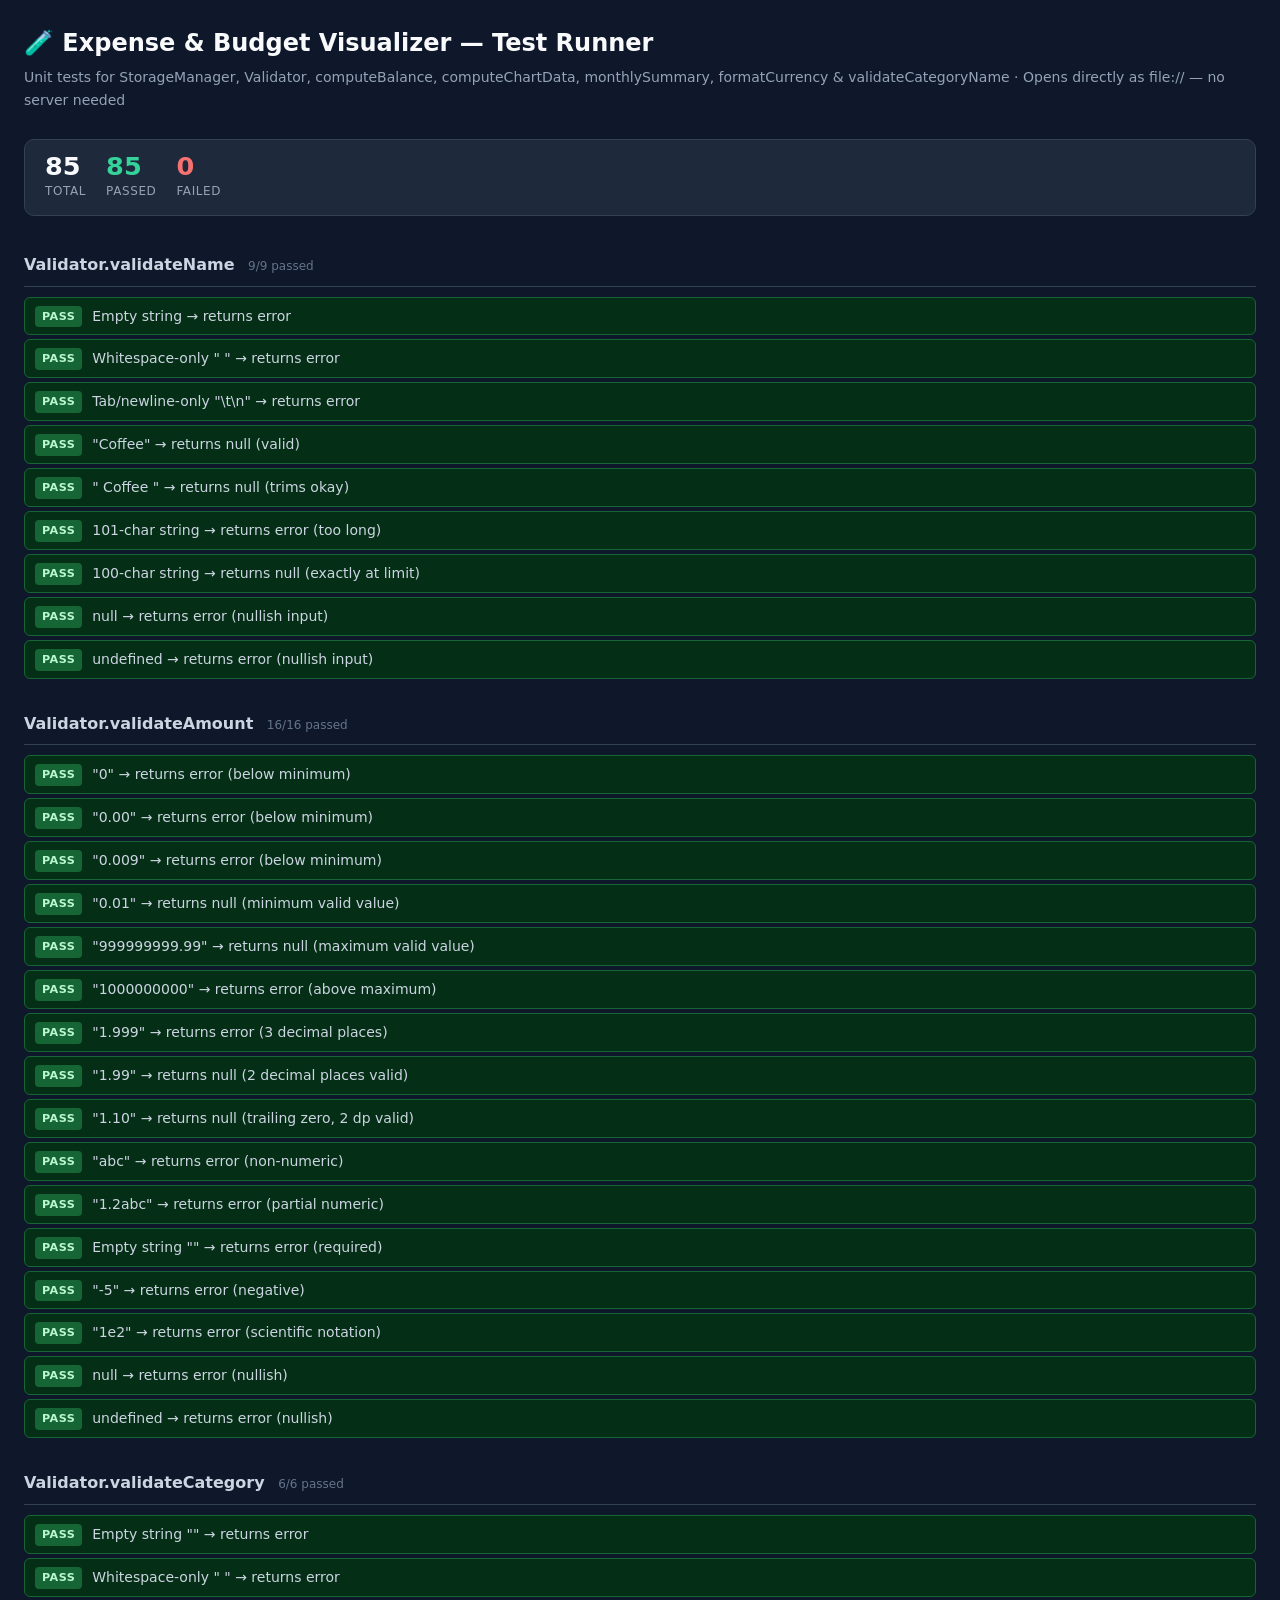
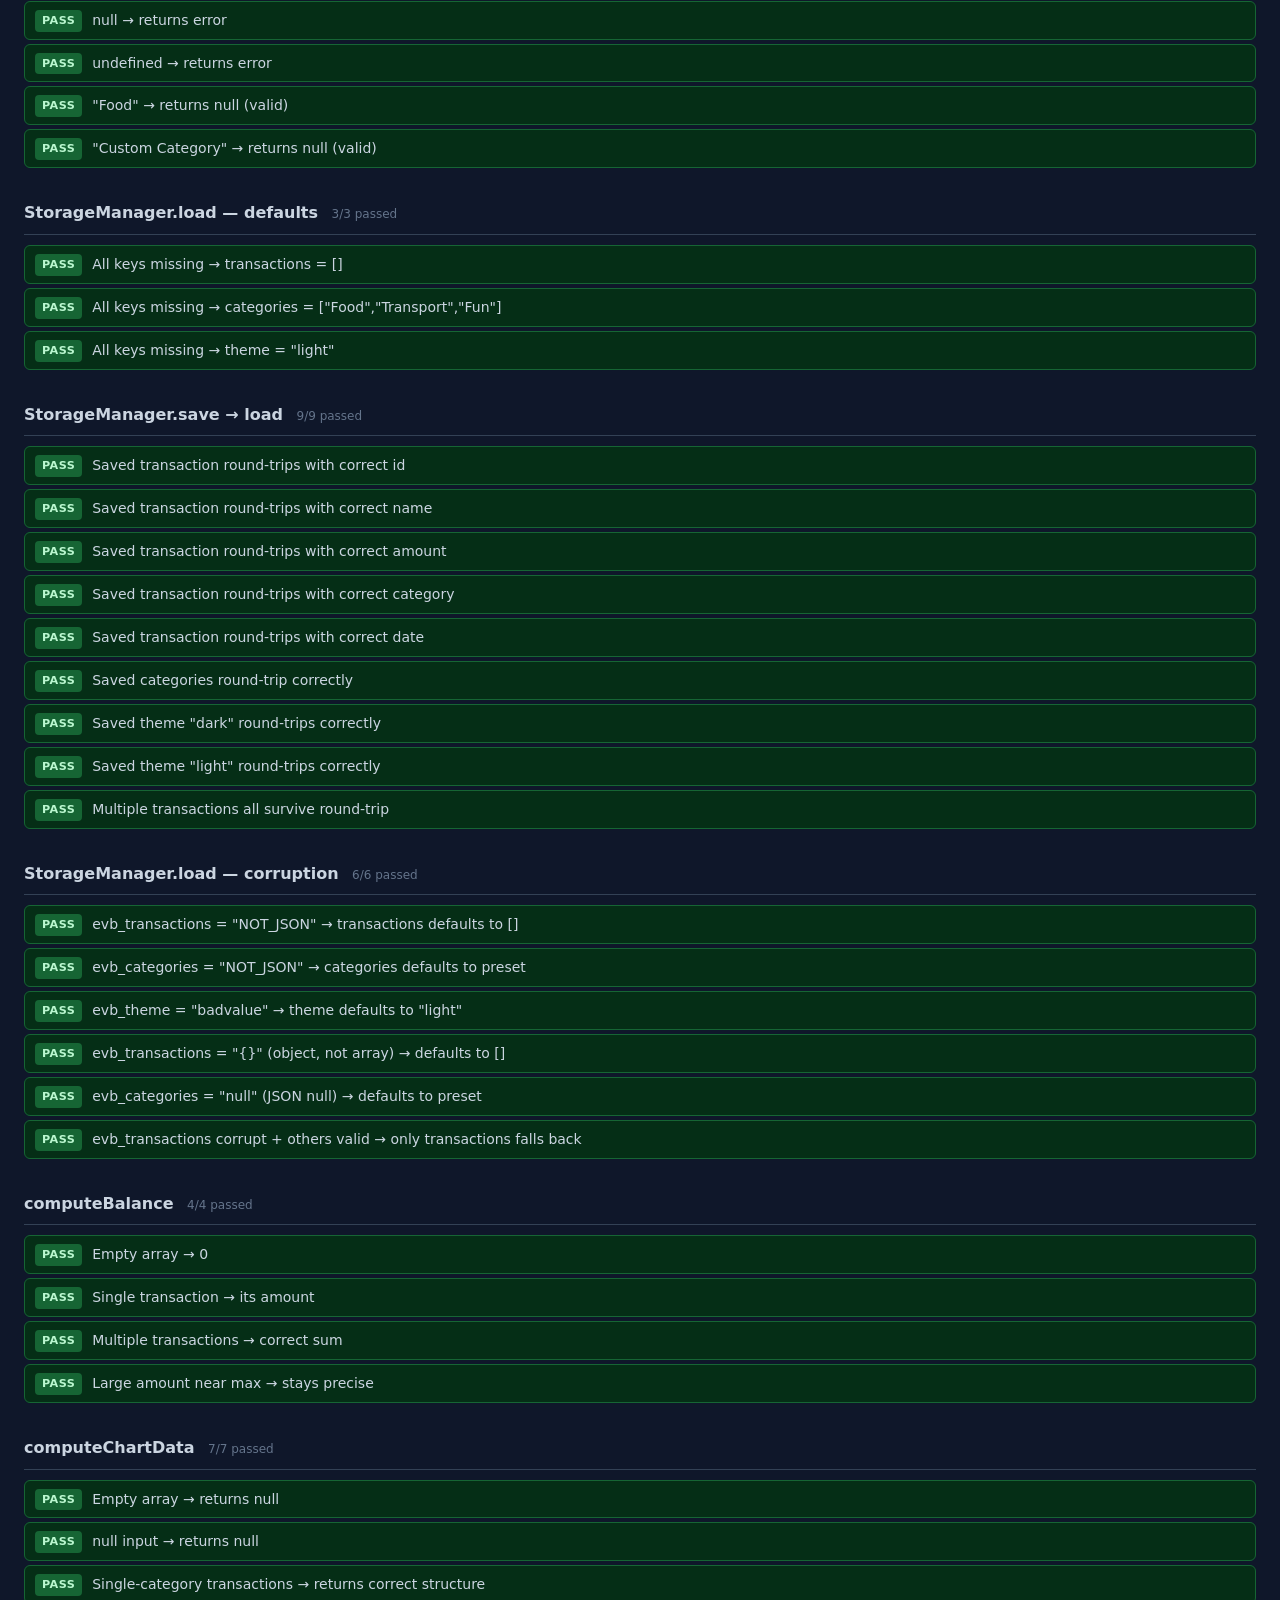
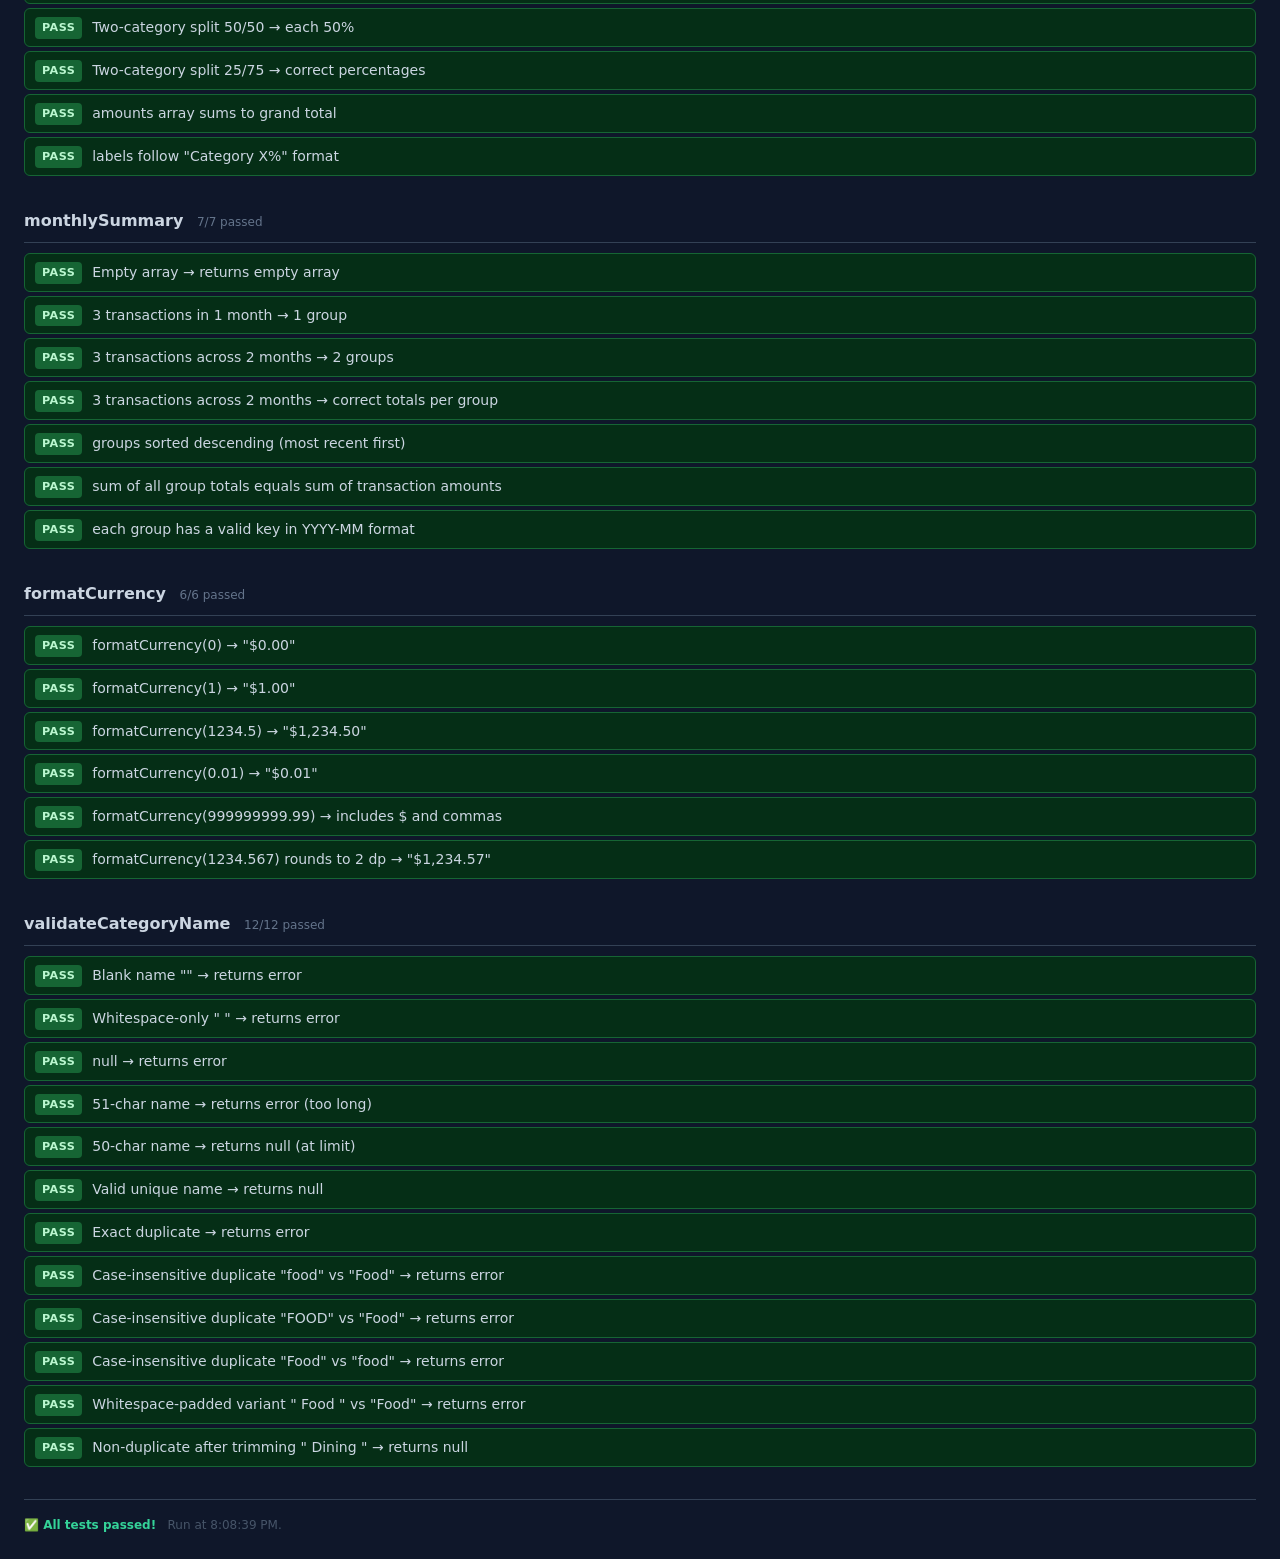
<file: tests/test-runner.html>
<!DOCTYPE html>
<html lang="en">
<head>
  <meta charset="UTF-8">
  <meta name="viewport" content="width=device-width, initial-scale=1.0">
  <title>Expense & Budget Visualizer — Test Runner</title>
  <style>
    *, *::before, *::after { box-sizing: border-box; margin: 0; padding: 0; }

    body {
      font-family: system-ui, -apple-system, sans-serif;
      font-size: 15px;
      background: #0f172a;
      color: #e2e8f0;
      padding: 24px;
      line-height: 1.6;
    }

    h1 { font-size: 1.5rem; color: #f8fafc; margin-bottom: 4px; }
    .subtitle { color: #94a3b8; font-size: 0.875rem; margin-bottom: 28px; }

    .summary-bar {
      display: flex;
      gap: 20px;
      margin-bottom: 28px;
      padding: 14px 20px;
      background: #1e293b;
      border-radius: 10px;
      border: 1px solid #334155;
      font-size: 0.95rem;
    }
    .summary-bar .stat { display: flex; flex-direction: column; gap: 2px; }
    .summary-bar .stat-value { font-size: 1.6rem; font-weight: 700; line-height: 1; }
    .summary-bar .stat-label { font-size: 0.75rem; color: #94a3b8; text-transform: uppercase; letter-spacing: .05em; }
    .total-val  { color: #f8fafc; }
    .pass-val   { color: #34d399; }
    .fail-val   { color: #f87171; }

    .suite {
      margin-bottom: 24px;
    }
    .suite-title {
      font-size: 1rem;
      font-weight: 600;
      color: #cbd5e1;
      padding: 8px 0 8px 0;
      border-bottom: 1px solid #334155;
      margin-bottom: 10px;
    }
    .suite-title span {
      font-size: 0.75rem;
      font-weight: 400;
      color: #64748b;
      margin-left: 8px;
    }

    .test {
      display: flex;
      align-items: flex-start;
      gap: 10px;
      padding: 7px 10px;
      border-radius: 6px;
      margin-bottom: 4px;
      font-size: 0.875rem;
    }
    .test.pass { background: #052e16; border: 1px solid #166534; }
    .test.fail { background: #2d0909; border: 1px solid #991b1b; }
    .badge {
      flex-shrink: 0;
      font-size: 0.7rem;
      font-weight: 700;
      padding: 2px 7px;
      border-radius: 4px;
      letter-spacing: .04em;
      margin-top: 1px;
    }
    .badge.pass { background: #166534; color: #bbf7d0; }
    .badge.fail { background: #991b1b; color: #fecaca; }
    .test-label { flex: 1; color: #cbd5e1; }
    .test-label code {
      font-family: 'Cascadia Code', 'Fira Code', monospace;
      background: #1e293b;
      padding: 1px 5px;
      border-radius: 3px;
      font-size: 0.82rem;
    }
    .test-detail {
      flex: 1;
      font-size: 0.8rem;
      color: #f87171;
      margin-top: 2px;
    }

    .error-block {
      margin-top: 4px;
      padding: 6px 10px;
      background: #1c0a0a;
      border-left: 3px solid #f87171;
      border-radius: 0 4px 4px 0;
      font-family: monospace;
      font-size: 0.8rem;
      color: #fca5a5;
      white-space: pre-wrap;
      word-break: break-all;
    }

    footer {
      margin-top: 32px;
      padding-top: 16px;
      border-top: 1px solid #334155;
      font-size: 0.75rem;
      color: #475569;
    }
  </style>
</head>
<body>

<h1>🧪 Expense &amp; Budget Visualizer — Test Runner</h1>
<p class="subtitle">Unit tests for StorageManager, Validator, computeBalance, computeChartData, monthlySummary, formatCurrency &amp; validateCategoryName · Opens directly as file:// — no server needed</p>

<div class="summary-bar">
  <div class="stat">
    <span class="stat-value total-val" id="stat-total">—</span>
    <span class="stat-label">Total</span>
  </div>
  <div class="stat">
    <span class="stat-value pass-val" id="stat-pass">—</span>
    <span class="stat-label">Passed</span>
  </div>
  <div class="stat">
    <span class="stat-value fail-val" id="stat-fail">—</span>
    <span class="stat-label">Failed</span>
  </div>
</div>

<div id="output"></div>

<footer id="footer"></footer>

<script>
/* =====================================================================
   INLINE PURE-LOGIC COPY
   The functions below are copied verbatim from js/app.js so this file
   works standalone without any script-src loading.  When app.js changes,
   keep this section in sync.
   ===================================================================== */

// ── Key constants ──────────────────────────────────────────────────────
const KEYS = {
  TRANSACTIONS: 'evb_transactions',
  CATEGORIES:   'evb_categories',
  THEME:        'evb_theme',
};

// ── Safe defaults ──────────────────────────────────────────────────────
const DEFAULTS = {
  transactions: [],
  categories:   ['Food', 'Transport', 'Fun'],
  theme:        'light',
};

// ── StorageManager ─────────────────────────────────────────────────────
const StorageManager = {
  load() {
    let transactions = DEFAULTS.transactions;
    try {
      const raw = localStorage.getItem(KEYS.TRANSACTIONS);
      if (raw !== null) {
        const parsed = JSON.parse(raw);
        transactions = Array.isArray(parsed) ? parsed : DEFAULTS.transactions;
      }
    } catch (e) {
      console.warn('[StorageManager] Failed to parse transactions; using default.', e);
      transactions = DEFAULTS.transactions;
    }

    let categories = DEFAULTS.categories;
    try {
      const raw = localStorage.getItem(KEYS.CATEGORIES);
      if (raw !== null) {
        const parsed = JSON.parse(raw);
        categories = Array.isArray(parsed) ? parsed : DEFAULTS.categories;
      }
    } catch (e) {
      console.warn('[StorageManager] Failed to parse categories; using default.', e);
      categories = DEFAULTS.categories;
    }

    let theme = DEFAULTS.theme;
    try {
      const raw = localStorage.getItem(KEYS.THEME);
      if (raw === 'light' || raw === 'dark') {
        theme = raw;
      }
    } catch (e) {
      console.warn('[StorageManager] Failed to read theme; using default.', e);
      theme = DEFAULTS.theme;
    }

    return { transactions, categories, theme };
  },

  save(state) {
    const trySet = (key, value) => {
      try {
        localStorage.setItem(key, value);
      } catch (e) {
        if (
          e instanceof DOMException &&
          (e.name === 'QuotaExceededError' ||
           e.name === 'NS_ERROR_DOM_QUOTA_REACHED' ||
           e.code === 22)
        ) {
          console.warn(
            `[StorageManager] localStorage quota exceeded while saving key "${key}".`, e
          );
        } else {
          throw e;
        }
      }
    };

    trySet(KEYS.TRANSACTIONS, JSON.stringify(state.transactions));
    trySet(KEYS.CATEGORIES,   JSON.stringify(state.categories));
    trySet(KEYS.THEME, state.theme);
  },
};

// ── Validator ──────────────────────────────────────────────────────────
const Validator = {
  validateName(value) {
    const trimmed = (value ?? '').trim();
    if (trimmed.length === 0) {
      return 'Item name is required.';
    }
    if (trimmed.length > 100) {
      return 'Item name must be 100 characters or fewer.';
    }
    return null;
  },

  validateAmount(value) {
    const str = String(value ?? '').trim();
    if (str === '') {
      return 'Amount is required.';
    }
    const num = parseFloat(str);
    if (!isFinite(num) || String(num) !== str && !/^-?\d+(\.\d+)?$/.test(str)) {
      return 'Amount must be a valid number between 0.01 and 999,999,999.99 with up to two decimal places.';
    }
    if (num < 0.01 || num > 999999999.99) {
      return 'Amount must be between 0.01 and 999,999,999.99.';
    }
    const decimalIndex = str.indexOf('.');
    if (decimalIndex !== -1 && str.length - decimalIndex - 1 > 2) {
      return 'Amount must have at most two decimal places.';
    }
    return null;
  },

  validateCategory(value) {
    if (value === null || value === undefined || String(value).trim() === '') {
      return 'Please select a category.';
    }
    return null;
  },
};

// ── computeBalance ─────────────────────────────────────────────────────
function computeBalance(transactions) {
  return transactions.reduce((sum, t) => sum + t.amount, 0);
}

// ── computeChartData ───────────────────────────────────────────────────
function computeChartData(transactions) {
  if (!transactions || transactions.length === 0) return null;

  const totals = {};
  transactions.forEach(t => {
    totals[t.category] = (totals[t.category] || 0) + t.amount;
  });

  const categories = Object.keys(totals).filter(cat => totals[cat] > 0);
  if (categories.length === 0) return null;

  const grandTotal = categories.reduce((sum, cat) => sum + totals[cat], 0);
  const percentages = categories.map(cat =>
    parseFloat((totals[cat] / grandTotal * 100).toFixed(1))
  );
  const labels = categories.map((cat, i) => `${cat} ${percentages[i]}%`);

  return {
    labels,
    percentages,
    amounts: categories.map(cat => totals[cat]),
  };
}

// ── monthlySummary ─────────────────────────────────────────────────────
function monthlySummary(transactions) {
  const groups = {};
  transactions.forEach(t => {
    const date = new Date(t.date);
    const key = `${date.getFullYear()}-${String(date.getMonth() + 1).padStart(2, '0')}`;
    if (!groups[key]) {
      groups[key] = { key, year: String(date.getFullYear()), monthIndex: date.getMonth(), total: 0, count: 0 };
    }
    groups[key].total += t.amount;
    groups[key].count += 1;
  });

  return Object.values(groups)
    .sort((a, b) => b.key.localeCompare(a.key));
}

// ── formatCurrency ─────────────────────────────────────────────────────
function formatCurrency(amount) {
  return amount.toLocaleString('en-US', { style: 'currency', currency: 'USD' });
}

// ── validateCategoryName ───────────────────────────────────────────────
function validateCategoryName(value, existingCategories) {
  const trimmed = (value ?? '').trim();
  if (trimmed.length === 0) {
    return 'Category name cannot be blank.';
  }
  if (trimmed.length > 50) {
    return 'Category name must be 50 characters or fewer.';
  }
  const isDuplicate = existingCategories.some(
    c => c.trim().toLowerCase() === trimmed.toLowerCase()
  );
  if (isDuplicate) {
    return 'That category already exists.';
  }
  return null;
}

/* =====================================================================
   TEST HARNESS
   ===================================================================== */

const results = [];   // { suite, label, pass, error }

/** Register and immediately run one test. */
function test(suite, label, fn) {
  try {
    fn();
    results.push({ suite, label, pass: true, error: null });
  } catch (err) {
    results.push({ suite, label, pass: false, error: String(err) });
  }
}

/** Simple equality assertion. */
function assertEqual(actual, expected, msg) {
  if (actual !== expected) {
    throw new Error(
      (msg ? msg + '\n' : '') +
      `  Expected: ${JSON.stringify(expected)}\n` +
      `  Actual:   ${JSON.stringify(actual)}`
    );
  }
}

/** Assert value is null. */
function assertNull(actual, msg) {
  if (actual !== null) {
    throw new Error((msg ? msg + '\n' : '') + `  Expected null but got: ${JSON.stringify(actual)}`);
  }
}

/** Assert value is not null. */
function assertNotNull(actual, msg) {
  if (actual === null || actual === undefined) {
    throw new Error((msg ? msg + '\n' : '') + '  Expected a non-null value but got null/undefined');
  }
}

/** Assert value is a non-empty string (i.e. an error message). */
function assertError(actual, msg) {
  if (typeof actual !== 'string' || actual.length === 0) {
    throw new Error(
      (msg ? msg + '\n' : '') +
      `  Expected a non-empty error string but got: ${JSON.stringify(actual)}`
    );
  }
}

/** Deep-equal for plain objects/arrays (simple JSON-based). */
function assertDeepEqual(actual, expected, msg) {
  const a = JSON.stringify(actual);
  const e = JSON.stringify(expected);
  if (a !== e) {
    throw new Error(
      (msg ? msg + '\n' : '') +
      `  Expected: ${e}\n` +
      `  Actual:   ${a}`
    );
  }
}

/* =====================================================================
   HELPER — wipe only EVB keys from localStorage between storage tests
   ===================================================================== */
function clearEvbStorage() {
  localStorage.removeItem(KEYS.TRANSACTIONS);
  localStorage.removeItem(KEYS.CATEGORIES);
  localStorage.removeItem(KEYS.THEME);
}

/* =====================================================================
   SUITE 1 — Validator.validateName
   ===================================================================== */

test('Validator.validateName', 'Empty string → returns error', () => {
  assertError(Validator.validateName(''), 'Empty string must be rejected');
});

test('Validator.validateName', 'Whitespace-only "   " → returns error', () => {
  assertError(Validator.validateName('   '), 'Whitespace-only must be rejected');
});

test('Validator.validateName', 'Tab/newline-only "\\t\\n" → returns error', () => {
  assertError(Validator.validateName('\t\n'), 'Tab+newline only must be rejected');
});

test('Validator.validateName', '"Coffee" → returns null (valid)', () => {
  assertNull(Validator.validateName('Coffee'), '"Coffee" is a valid name');
});

test('Validator.validateName', '"  Coffee  " → returns null (trims okay)', () => {
  assertNull(Validator.validateName('  Coffee  '), 'Names with surrounding spaces are trimmed and valid');
});

test('Validator.validateName', '101-char string → returns error (too long)', () => {
  assertError(Validator.validateName('a'.repeat(101)), 'Names over 100 chars must be rejected');
});

test('Validator.validateName', '100-char string → returns null (exactly at limit)', () => {
  assertNull(Validator.validateName('a'.repeat(100)), 'Exactly 100 chars is valid');
});

test('Validator.validateName', 'null → returns error (nullish input)', () => {
  assertError(Validator.validateName(null), 'null input must be rejected');
});

test('Validator.validateName', 'undefined → returns error (nullish input)', () => {
  assertError(Validator.validateName(undefined), 'undefined input must be rejected');
});

/* =====================================================================
   SUITE 2 — Validator.validateAmount
   ===================================================================== */

test('Validator.validateAmount', '"0" → returns error (below minimum)', () => {
  assertError(Validator.validateAmount('0'), '"0" is below minimum 0.01');
});

test('Validator.validateAmount', '"0.00" → returns error (below minimum)', () => {
  assertError(Validator.validateAmount('0.00'), '"0.00" is below minimum 0.01');
});

test('Validator.validateAmount', '"0.009" → returns error (below minimum)', () => {
  assertError(Validator.validateAmount('0.009'), '"0.009" should be caught by either range or dp check');
});

test('Validator.validateAmount', '"0.01" → returns null (minimum valid value)', () => {
  assertNull(Validator.validateAmount('0.01'), '"0.01" is the minimum valid amount');
});

test('Validator.validateAmount', '"999999999.99" → returns null (maximum valid value)', () => {
  assertNull(Validator.validateAmount('999999999.99'), '"999999999.99" is the maximum valid amount');
});

test('Validator.validateAmount', '"1000000000" → returns error (above maximum)', () => {
  assertError(Validator.validateAmount('1000000000'), 'Value above max must be rejected');
});

test('Validator.validateAmount', '"1.999" → returns error (3 decimal places)', () => {
  assertError(Validator.validateAmount('1.999'), '3 decimal places must be rejected');
});

test('Validator.validateAmount', '"1.99" → returns null (2 decimal places valid)', () => {
  assertNull(Validator.validateAmount('1.99'), '2 decimal places is valid');
});

test('Validator.validateAmount', '"1.10" → returns null (trailing zero, 2 dp valid)', () => {
  assertNull(Validator.validateAmount('1.10'), 'Trailing zero within 2 dp is valid');
});

test('Validator.validateAmount', '"abc" → returns error (non-numeric)', () => {
  assertError(Validator.validateAmount('abc'), 'Non-numeric string must be rejected');
});

test('Validator.validateAmount', '"1.2abc" → returns error (partial numeric)', () => {
  assertError(Validator.validateAmount('1.2abc'), 'Partially numeric string must be rejected');
});

test('Validator.validateAmount', 'Empty string "" → returns error (required)', () => {
  assertError(Validator.validateAmount(''), 'Empty amount must be rejected');
});

test('Validator.validateAmount', '"-5" → returns error (negative)', () => {
  assertError(Validator.validateAmount('-5'), 'Negative amount must be rejected');
});

test('Validator.validateAmount', '"1e2" → returns error (scientific notation)', () => {
  assertError(Validator.validateAmount('1e2'), 'Scientific notation must be rejected (not a plain decimal)');
});

test('Validator.validateAmount', 'null → returns error (nullish)', () => {
  assertError(Validator.validateAmount(null), 'null must be rejected');
});

test('Validator.validateAmount', 'undefined → returns error (nullish)', () => {
  assertError(Validator.validateAmount(undefined), 'undefined must be rejected');
});

/* =====================================================================
   SUITE 3 — Validator.validateCategory
   ===================================================================== */

test('Validator.validateCategory', 'Empty string "" → returns error', () => {
  assertError(Validator.validateCategory(''), 'Empty category must be rejected');
});

test('Validator.validateCategory', 'Whitespace-only "  " → returns error', () => {
  assertError(Validator.validateCategory('  '), 'Whitespace-only category must be rejected');
});

test('Validator.validateCategory', 'null → returns error', () => {
  assertError(Validator.validateCategory(null), 'null category must be rejected');
});

test('Validator.validateCategory', 'undefined → returns error', () => {
  assertError(Validator.validateCategory(undefined), 'undefined category must be rejected');
});

test('Validator.validateCategory', '"Food" → returns null (valid)', () => {
  assertNull(Validator.validateCategory('Food'), '"Food" is a valid category selection');
});

test('Validator.validateCategory', '"Custom Category" → returns null (valid)', () => {
  assertNull(Validator.validateCategory('Custom Category'), 'Any non-empty string is a valid category');
});

/* =====================================================================
   SUITE 4 — StorageManager.load() — defaults when nothing stored
   ===================================================================== */

test('StorageManager.load — defaults', 'All keys missing → transactions = []', () => {
  clearEvbStorage();
  const result = StorageManager.load();
  assertDeepEqual(result.transactions, [], 'Should default to empty transactions array');
});

test('StorageManager.load — defaults', 'All keys missing → categories = ["Food","Transport","Fun"]', () => {
  clearEvbStorage();
  const result = StorageManager.load();
  assertDeepEqual(result.categories, ['Food', 'Transport', 'Fun'], 'Should default to the 3 preset categories');
});

test('StorageManager.load — defaults', 'All keys missing → theme = "light"', () => {
  clearEvbStorage();
  const result = StorageManager.load();
  assertEqual(result.theme, 'light', 'Should default to light theme');
});

/* =====================================================================
   SUITE 5 — StorageManager.save() then load() — round-trip
   ===================================================================== */

test('StorageManager.save → load', 'Saved transaction round-trips with correct id', () => {
  clearEvbStorage();
  const tx = { id: 'abc-123', name: 'Test Item', amount: 5.00, category: 'Food', date: '2024-01-01T00:00:00Z' };
  StorageManager.save({ transactions: [tx], categories: ['Food'], theme: 'dark' });
  const result = StorageManager.load();
  assertEqual(result.transactions.length, 1, 'Should load exactly 1 transaction');
  assertEqual(result.transactions[0].id, 'abc-123', 'Transaction id must survive round-trip');
});

test('StorageManager.save → load', 'Saved transaction round-trips with correct name', () => {
  clearEvbStorage();
  const tx = { id: 'abc-123', name: 'Test Item', amount: 5.00, category: 'Food', date: '2024-01-01T00:00:00Z' };
  StorageManager.save({ transactions: [tx], categories: ['Food'], theme: 'dark' });
  const result = StorageManager.load();
  assertEqual(result.transactions[0].name, 'Test Item', 'Transaction name must survive round-trip');
});

test('StorageManager.save → load', 'Saved transaction round-trips with correct amount', () => {
  clearEvbStorage();
  const tx = { id: 'abc-123', name: 'Test Item', amount: 5.00, category: 'Food', date: '2024-01-01T00:00:00Z' };
  StorageManager.save({ transactions: [tx], categories: ['Food'], theme: 'dark' });
  const result = StorageManager.load();
  assertEqual(result.transactions[0].amount, 5.00, 'Transaction amount must survive round-trip');
});

test('StorageManager.save → load', 'Saved transaction round-trips with correct category', () => {
  clearEvbStorage();
  const tx = { id: 'abc-123', name: 'Test Item', amount: 5.00, category: 'Food', date: '2024-01-01T00:00:00Z' };
  StorageManager.save({ transactions: [tx], categories: ['Food'], theme: 'dark' });
  const result = StorageManager.load();
  assertEqual(result.transactions[0].category, 'Food', 'Transaction category must survive round-trip');
});

test('StorageManager.save → load', 'Saved transaction round-trips with correct date', () => {
  clearEvbStorage();
  const tx = { id: 'abc-123', name: 'Test Item', amount: 5.00, category: 'Food', date: '2024-01-01T00:00:00Z' };
  StorageManager.save({ transactions: [tx], categories: ['Food'], theme: 'dark' });
  const result = StorageManager.load();
  assertEqual(result.transactions[0].date, '2024-01-01T00:00:00Z', 'Transaction date must survive round-trip');
});

test('StorageManager.save → load', 'Saved categories round-trip correctly', () => {
  clearEvbStorage();
  StorageManager.save({ transactions: [], categories: ['Food', 'Custom'], theme: 'light' });
  const result = StorageManager.load();
  assertDeepEqual(result.categories, ['Food', 'Custom'], 'Categories must survive round-trip');
});

test('StorageManager.save → load', 'Saved theme "dark" round-trips correctly', () => {
  clearEvbStorage();
  StorageManager.save({ transactions: [], categories: ['Food'], theme: 'dark' });
  const result = StorageManager.load();
  assertEqual(result.theme, 'dark', 'Theme "dark" must survive round-trip');
});

test('StorageManager.save → load', 'Saved theme "light" round-trips correctly', () => {
  clearEvbStorage();
  StorageManager.save({ transactions: [], categories: ['Food'], theme: 'light' });
  const result = StorageManager.load();
  assertEqual(result.theme, 'light', 'Theme "light" must survive round-trip');
});

test('StorageManager.save → load', 'Multiple transactions all survive round-trip', () => {
  clearEvbStorage();
  const txs = [
    { id: '1', name: 'Coffee', amount: 3.50, category: 'Food', date: '2024-06-01T08:00:00Z' },
    { id: '2', name: 'Bus',    amount: 1.25, category: 'Transport', date: '2024-06-02T09:00:00Z' },
    { id: '3', name: 'Movie',  amount: 12.00, category: 'Fun', date: '2024-06-03T18:00:00Z' },
  ];
  StorageManager.save({ transactions: txs, categories: ['Food', 'Transport', 'Fun'], theme: 'light' });
  const result = StorageManager.load();
  assertEqual(result.transactions.length, 3, 'All 3 transactions must be loaded');
  assertEqual(result.transactions[1].name, 'Bus', 'Second transaction name must match');
  assertEqual(result.transactions[2].amount, 12.00, 'Third transaction amount must match');
});

/* =====================================================================
   SUITE 6 — StorageManager.load() — corruption fallback
   ===================================================================== */

test('StorageManager.load — corruption', 'evb_transactions = "NOT_JSON" → transactions defaults to []', () => {
  clearEvbStorage();
  localStorage.setItem(KEYS.TRANSACTIONS, 'NOT_JSON');
  const result = StorageManager.load();
  assertDeepEqual(result.transactions, [], 'Corrupt transactions must fall back to []');
});

test('StorageManager.load — corruption', 'evb_categories = "NOT_JSON" → categories defaults to preset', () => {
  clearEvbStorage();
  localStorage.setItem(KEYS.CATEGORIES, 'NOT_JSON');
  const result = StorageManager.load();
  assertDeepEqual(result.categories, ['Food', 'Transport', 'Fun'], 'Corrupt categories must fall back to defaults');
});

test('StorageManager.load — corruption', 'evb_theme = "badvalue" → theme defaults to "light"', () => {
  clearEvbStorage();
  localStorage.setItem(KEYS.THEME, 'badvalue');
  const result = StorageManager.load();
  assertEqual(result.theme, 'light', 'Unrecognised theme must fall back to "light"');
});

test('StorageManager.load — corruption', 'evb_transactions = "{}" (object, not array) → defaults to []', () => {
  clearEvbStorage();
  localStorage.setItem(KEYS.TRANSACTIONS, '{}');
  const result = StorageManager.load();
  assertDeepEqual(result.transactions, [], 'Non-array transactions value must fall back to []');
});

test('StorageManager.load — corruption', 'evb_categories = "null" (JSON null) → defaults to preset', () => {
  clearEvbStorage();
  localStorage.setItem(KEYS.CATEGORIES, 'null');
  const result = StorageManager.load();
  assertDeepEqual(result.categories, ['Food', 'Transport', 'Fun'], 'JSON null categories must fall back to defaults');
});

test('StorageManager.load — corruption', 'evb_transactions corrupt + others valid → only transactions falls back', () => {
  clearEvbStorage();
  localStorage.setItem(KEYS.TRANSACTIONS, 'CORRUPT');
  localStorage.setItem(KEYS.CATEGORIES, JSON.stringify(['Custom']));
  localStorage.setItem(KEYS.THEME, 'dark');
  const result = StorageManager.load();
  assertDeepEqual(result.transactions, [],         'Corrupt transactions must fall back independently');
  assertDeepEqual(result.categories, ['Custom'],   'Valid categories must load correctly despite corrupt transactions');
  assertEqual(result.theme, 'dark',                'Valid theme must load correctly despite corrupt transactions');
});

/* =====================================================================
   SUITE 7 — computeBalance
   ===================================================================== */

test('computeBalance', 'Empty array → 0', () => {
  assertEqual(computeBalance([]), 0, 'Balance of no transactions must be 0');
});

test('computeBalance', 'Single transaction → its amount', () => {
  assertEqual(computeBalance([{ amount: 5.50 }]), 5.50, 'Balance of one transaction must equal that amount');
});

test('computeBalance', 'Multiple transactions → correct sum', () => {
  const txs = [{ amount: 1.00 }, { amount: 2.50 }, { amount: 10.00 }];
  assertEqual(computeBalance(txs), 13.50, 'Balance must equal arithmetic sum of amounts');
});

test('computeBalance', 'Large amount near max → stays precise', () => {
  const txs = [{ amount: 999999999.99 }];
  assertEqual(computeBalance(txs), 999999999.99, 'Single max-value transaction must be preserved');
});

/* =====================================================================
   SUITE 8 — computeChartData
   ===================================================================== */

test('computeChartData', 'Empty array → returns null', () => {
  const result = computeChartData([]);
  if (result !== null) throw new Error(`Expected null but got: ${JSON.stringify(result)}`);
});

test('computeChartData', 'null input → returns null', () => {
  const result = computeChartData(null);
  if (result !== null) throw new Error(`Expected null but got: ${JSON.stringify(result)}`);
});

test('computeChartData', 'Single-category transactions → returns correct structure', () => {
  const txs = [
    { amount: 10, category: 'Food' },
    { amount: 20, category: 'Food' },
  ];
  const result = computeChartData(txs);
  if (result === null) throw new Error('Expected non-null result');
  assertEqual(result.labels.length, 1, 'Should have 1 label');
  assertEqual(result.percentages.length, 1, 'Should have 1 percentage');
  assertEqual(result.amounts.length, 1, 'Should have 1 amount');
  assertEqual(result.amounts[0], 30, 'Food total should be 30');
  assertEqual(result.percentages[0], 100, 'Single category must be 100%');
  assertEqual(result.labels[0], 'Food 100%', 'Label must include name and percentage');
});

test('computeChartData', 'Two-category split 50/50 → each 50%', () => {
  const txs = [
    { amount: 50, category: 'Food' },
    { amount: 50, category: 'Transport' },
  ];
  const result = computeChartData(txs);
  if (result === null) throw new Error('Expected non-null result');
  assertEqual(result.labels.length, 2, 'Should have 2 labels');
  const sortedPcts = [...result.percentages].sort();
  assertEqual(sortedPcts[0], 50, 'First percentage should be 50');
  assertEqual(sortedPcts[1], 50, 'Second percentage should be 50');
});

test('computeChartData', 'Two-category split 25/75 → correct percentages', () => {
  const txs = [
    { amount: 25, category: 'Food' },
    { amount: 75, category: 'Transport' },
  ];
  const result = computeChartData(txs);
  if (result === null) throw new Error('Expected non-null result');
  // Find Food and Transport percentages
  const foodIdx = result.labels.findIndex(l => l.startsWith('Food'));
  const transIdx = result.labels.findIndex(l => l.startsWith('Transport'));
  assertEqual(result.percentages[foodIdx], 25, 'Food should be 25%');
  assertEqual(result.percentages[transIdx], 75, 'Transport should be 75%');
});

test('computeChartData', 'amounts array sums to grand total', () => {
  const txs = [
    { amount: 10, category: 'Food' },
    { amount: 30, category: 'Transport' },
    { amount: 60, category: 'Fun' },
  ];
  const result = computeChartData(txs);
  if (result === null) throw new Error('Expected non-null result');
  const total = result.amounts.reduce((s, a) => s + a, 0);
  assertEqual(total, 100, 'amounts must sum to grand total');
});

test('computeChartData', 'labels follow "Category X%" format', () => {
  const txs = [{ amount: 10, category: 'Food' }];
  const result = computeChartData(txs);
  if (result === null) throw new Error('Expected non-null result');
  if (!/^Food \d+(\.\d+)?%$/.test(result.labels[0])) {
    throw new Error(`Label format wrong: "${result.labels[0]}"`);
  }
});

/* =====================================================================
   SUITE 9 — monthlySummary
   ===================================================================== */

test('monthlySummary', 'Empty array → returns empty array', () => {
  assertDeepEqual(monthlySummary([]), [], 'No transactions must yield no groups');
});

test('monthlySummary', '3 transactions in 1 month → 1 group', () => {
  const txs = [
    { amount: 10, date: '2024-06-01T00:00:00Z' },
    { amount: 20, date: '2024-06-15T00:00:00Z' },
    { amount: 30, date: '2024-06-30T00:00:00Z' },
  ];
  const result = monthlySummary(txs);
  assertEqual(result.length, 1, 'Should produce 1 group');
  assertEqual(result[0].count, 3, 'Group should contain 3 transactions');
  assertEqual(result[0].total, 60, 'Group total should be 60');
});

test('monthlySummary', '3 transactions across 2 months → 2 groups', () => {
  const txs = [
    { amount: 10, date: '2024-05-01T00:00:00Z' },
    { amount: 20, date: '2024-05-15T00:00:00Z' },
    { amount: 30, date: '2024-06-01T00:00:00Z' },
  ];
  const result = monthlySummary(txs);
  assertEqual(result.length, 2, 'Should produce 2 groups');
});

test('monthlySummary', '3 transactions across 2 months → correct totals per group', () => {
  const txs = [
    { amount: 10, date: '2024-05-01T00:00:00Z' },
    { amount: 20, date: '2024-05-15T00:00:00Z' },
    { amount: 30, date: '2024-06-01T00:00:00Z' },
  ];
  const result = monthlySummary(txs);
  // Groups are sorted descending: June first, then May
  assertEqual(result[0].key, '2024-06', 'First group should be June (most recent)');
  assertEqual(result[0].total, 30, 'June total should be 30');
  assertEqual(result[0].count, 1, 'June should have 1 transaction');
  assertEqual(result[1].key, '2024-05', 'Second group should be May');
  assertEqual(result[1].total, 30, 'May total should be 30 (10+20)');
  assertEqual(result[1].count, 2, 'May should have 2 transactions');
});

test('monthlySummary', 'groups sorted descending (most recent first)', () => {
  const txs = [
    { amount: 5,  date: '2024-01-01T00:00:00Z' },
    { amount: 10, date: '2024-03-01T00:00:00Z' },
    { amount: 15, date: '2024-02-01T00:00:00Z' },
  ];
  const result = monthlySummary(txs);
  assertEqual(result.length, 3, 'Should produce 3 groups');
  assertEqual(result[0].key, '2024-03', 'March should be first (most recent)');
  assertEqual(result[1].key, '2024-02', 'February should be second');
  assertEqual(result[2].key, '2024-01', 'January should be last');
});

test('monthlySummary', 'sum of all group totals equals sum of transaction amounts', () => {
  const txs = [
    { amount: 100, date: '2024-01-01T00:00:00Z' },
    { amount: 200, date: '2024-02-01T00:00:00Z' },
    { amount: 300, date: '2024-02-15T00:00:00Z' },
    { amount: 400, date: '2024-03-01T00:00:00Z' },
  ];
  const result = monthlySummary(txs);
  const groupSum = result.reduce((s, g) => s + g.total, 0);
  assertEqual(groupSum, 1000, 'Sum of group totals must match sum of transaction amounts');
});

test('monthlySummary', 'each group has a valid key in YYYY-MM format', () => {
  const txs = [
    { amount: 10, date: '2024-11-26T00:00:00Z' },
    { amount: 20, date: '2025-01-01T00:00:00Z' },
  ];
  const result = monthlySummary(txs);
  result.forEach(g => {
    if (!/^\d{4}-\d{2}$/.test(g.key)) {
      throw new Error(`Group key "${g.key}" is not in YYYY-MM format`);
    }
  });
});

/* =====================================================================
   SUITE 10 — formatCurrency
   ===================================================================== */

test('formatCurrency', 'formatCurrency(0) → "$0.00"', () => {
  assertEqual(formatCurrency(0), '$0.00', 'Zero must format as $0.00');
});

test('formatCurrency', 'formatCurrency(1) → "$1.00"', () => {
  assertEqual(formatCurrency(1), '$1.00', 'Integer 1 must format as $1.00');
});

test('formatCurrency', 'formatCurrency(1234.5) → "$1,234.50"', () => {
  assertEqual(formatCurrency(1234.5), '$1,234.50', '1234.5 must format with comma and trailing zero');
});

test('formatCurrency', 'formatCurrency(0.01) → "$0.01"', () => {
  assertEqual(formatCurrency(0.01), '$0.01', 'Minimum amount must format correctly');
});

test('formatCurrency', 'formatCurrency(999999999.99) → includes $ and commas', () => {
  const result = formatCurrency(999999999.99);
  if (!result.startsWith('$')) throw new Error(`Expected $ prefix, got: "${result}"`);
  if (!result.includes(',')) throw new Error(`Expected thousands separators, got: "${result}"`);
  if (!result.endsWith('.99')) throw new Error(`Expected .99 suffix, got: "${result}"`);
});

test('formatCurrency', 'formatCurrency(1234.567) rounds to 2 dp → "$1,234.57"', () => {
  // toLocaleString with currency style always rounds to 2 decimal places
  const result = formatCurrency(1234.567);
  assertEqual(result, '$1,234.57', '3dp input must be rounded to 2dp in output');
});

/* =====================================================================
   SUITE 11 — validateCategoryName
   ===================================================================== */

test('validateCategoryName', 'Blank name "" → returns error', () => {
  assertError(validateCategoryName('', []), 'Blank name must be rejected');
});

test('validateCategoryName', 'Whitespace-only "   " → returns error', () => {
  assertError(validateCategoryName('   ', []), 'Whitespace-only name must be rejected');
});

test('validateCategoryName', 'null → returns error', () => {
  assertError(validateCategoryName(null, []), 'null name must be rejected');
});

test('validateCategoryName', '51-char name → returns error (too long)', () => {
  assertError(validateCategoryName('a'.repeat(51), []), 'Name over 50 chars must be rejected');
});

test('validateCategoryName', '50-char name → returns null (at limit)', () => {
  assertNull(validateCategoryName('a'.repeat(50), []), 'Exactly 50 chars is valid');
});

test('validateCategoryName', 'Valid unique name → returns null', () => {
  assertNull(validateCategoryName('Healthcare', ['Food', 'Transport']), 'Unique non-empty name must be accepted');
});

test('validateCategoryName', 'Exact duplicate → returns error', () => {
  assertError(validateCategoryName('Food', ['Food', 'Transport']), 'Exact duplicate must be rejected');
});

test('validateCategoryName', 'Case-insensitive duplicate "food" vs "Food" → returns error', () => {
  assertError(validateCategoryName('food', ['Food', 'Transport']), '"food" is a duplicate of "Food" (case-insensitive)');
});

test('validateCategoryName', 'Case-insensitive duplicate "FOOD" vs "Food" → returns error', () => {
  assertError(validateCategoryName('FOOD', ['Food']), '"FOOD" is a duplicate of "Food"');
});

test('validateCategoryName', 'Case-insensitive duplicate "Food" vs "food" → returns error', () => {
  assertError(validateCategoryName('Food', ['food']), '"Food" is a duplicate of "food"');
});

test('validateCategoryName', 'Whitespace-padded variant "  Food  " vs "Food" → returns error', () => {
  assertError(validateCategoryName('  Food  ', ['Food']), 'Trimmed duplicate must be rejected');
});

test('validateCategoryName', 'Non-duplicate after trimming "  Dining  " → returns null', () => {
  assertNull(validateCategoryName('  Dining  ', ['Food', 'Transport']), 'Trimmed unique name must be accepted');
});

/* =====================================================================
   RENDER RESULTS
   ===================================================================== */

;(function renderResults() {
  const output  = document.getElementById('output');
  const footer  = document.getElementById('footer');
  const total   = results.length;
  const passed  = results.filter(r => r.pass).length;
  const failed  = total - passed;

  document.getElementById('stat-total').textContent = total;
  document.getElementById('stat-pass').textContent  = passed;
  document.getElementById('stat-fail').textContent  = failed;

  // Group by suite
  const suites = {};
  results.forEach(r => {
    if (!suites[r.suite]) suites[r.suite] = [];
    suites[r.suite].push(r);
  });

  Object.entries(suites).forEach(([suiteName, tests]) => {
    const suitePass = tests.filter(t => t.pass).length;
    const div = document.createElement('div');
    div.className = 'suite';

    const title = document.createElement('div');
    title.className = 'suite-title';
    title.innerHTML =
      `${suiteName} <span>${suitePass}/${tests.length} passed</span>`;
    div.appendChild(title);

    tests.forEach(r => {
      const row = document.createElement('div');
      row.className = `test ${r.pass ? 'pass' : 'fail'}`;

      const badge = document.createElement('span');
      badge.className = `badge ${r.pass ? 'pass' : 'fail'}`;
      badge.textContent = r.pass ? 'PASS' : 'FAIL';

      const label = document.createElement('div');
      label.className = 'test-label';
      // Wrap `code` portions (backtick-delimited)
      label.innerHTML = r.label.replace(/`([^`]+)`/g, '<code>$1</code>');

      row.appendChild(badge);
      row.appendChild(label);

      if (!r.pass && r.error) {
        const errBlock = document.createElement('div');
        errBlock.className = 'error-block';
        errBlock.textContent = r.error;
        const wrapper = document.createElement('div');
        wrapper.style.cssText = 'flex:1;min-width:0';
        wrapper.appendChild(label);
        wrapper.appendChild(errBlock);
        row.replaceChild(wrapper, label);
      }

      div.appendChild(row);
    });

    output.appendChild(div);
  });

  const allPass = failed === 0;
  footer.innerHTML =
    `<strong style="color:${allPass ? '#34d399' : '#f87171'}">` +
    `${allPass ? '✅ All tests passed!' : `❌ ${failed} test${failed !== 1 ? 's' : ''} failed.`}` +
    `</strong> &nbsp; Run at ${new Date().toLocaleTimeString()}.`;
})();
</script>
</body>
</html>
</file>
